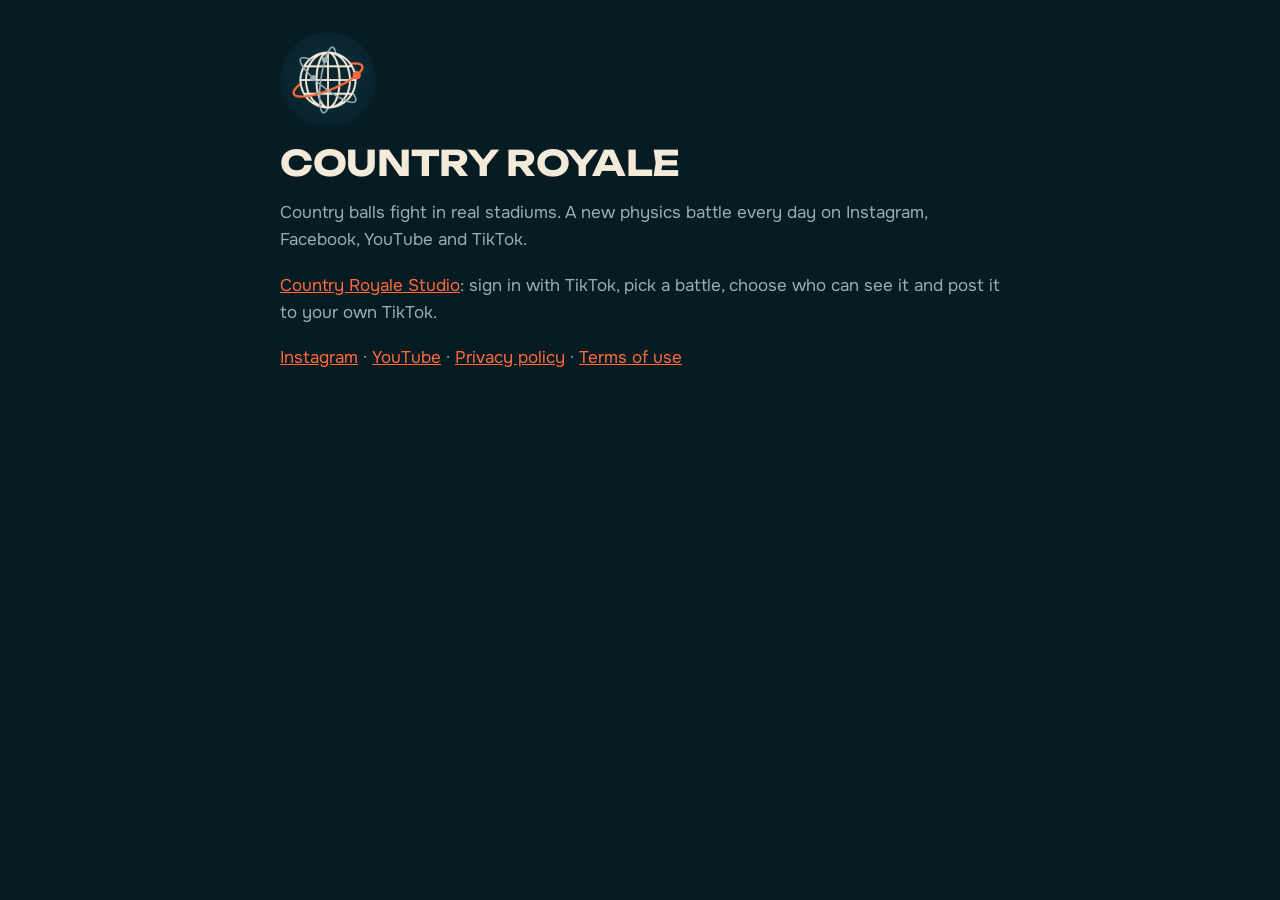
<file: index.html>
<!doctype html><html lang="en"><head><meta charset="utf-8"><meta name="viewport" content="width=device-width,initial-scale=1"><link rel="stylesheet" href="https://fonts.googleapis.com/css2?family=Unbounded:wght@800&family=Onest:wght@400;600&display=swap"><link rel="stylesheet" href="style.css"><title>Country Royale</title></head><body><main><img src="logo.png" alt="Country Royale globe logo"><h1>Country Royale</h1>
<p>Country balls fight in real stadiums. A new physics battle every day on Instagram, Facebook, YouTube and TikTok.</p>
<p><a href="studio/">Country Royale Studio</a>: sign in with TikTok, pick a battle, choose who can see it and post it to your own TikTok.</p>
<p><a href="https://www.instagram.com/countryroyale.arena/">Instagram</a> · <a href="https://www.youtube.com/channel/UC2Q1blw5bgrXdc72QNZ1a7w">YouTube</a> · <a href="privacy.html">Privacy policy</a> · <a href="terms.html">Terms of use</a></p></main></body></html>
</file>
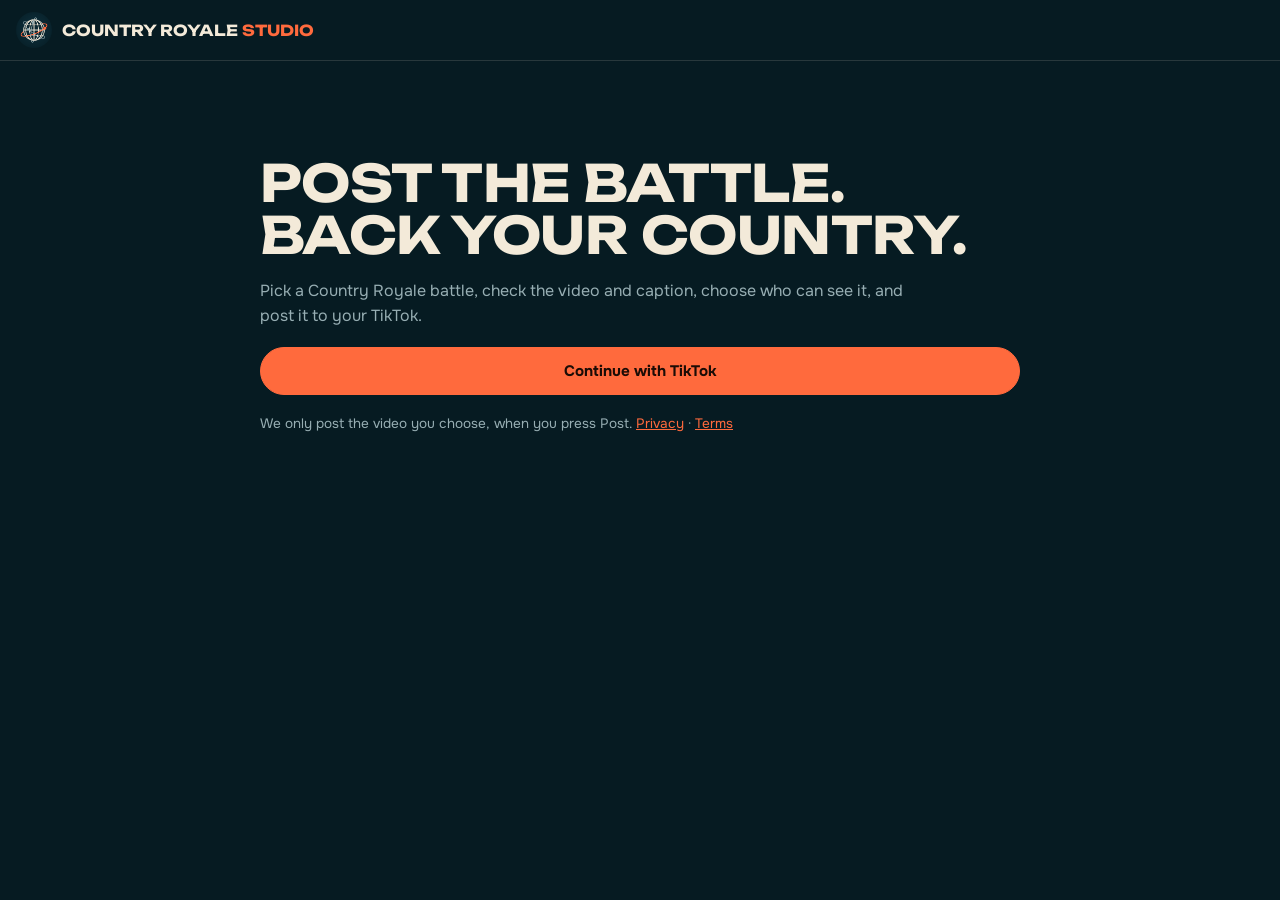
<file: studio/index.html>
<!doctype html>
<html lang="en">
<head>
<meta charset="utf-8">
<meta name="viewport" content="width=device-width,initial-scale=1,viewport-fit=cover">
<title>Country Royale Studio</title>
<meta name="description" content="Post the latest Country Royale battles to your TikTok.">
<link rel="icon" href="../logo.png">
<link rel="stylesheet" href="https://fonts.googleapis.com/css2?family=Unbounded:wght@700;800&family=Onest:wght@400;500;600;700&display=swap">
<link rel="stylesheet" href="studio.css">
<script src="studio-config.js"></script>
</head>
<body>
<header class="bar">
  <a class="brand" href="./"><img src="../logo.png" alt="" width="36" height="36"><span>Country Royale <b>Studio</b></span></a>
  <div id="who" class="who" hidden>
    <img id="avatar" alt="" width="32" height="32">
    <span>Posting as <b id="nick"></b></span>
    <button id="signout" class="link" type="button">Sign out</button>
  </div>
</header>

<main id="app">
  <section id="signedOut" class="intro" hidden>
    <h1>Post the battle.<br>Back your country.</h1>
    <p>Pick a Country Royale battle, check the video and caption, choose who can see it, and post it to your TikTok.</p>
    <button id="signin" class="btn primary" type="button">Continue with TikTok</button>
    <p class="fine">We only post the video you choose, when you press Post. <a href="../privacy.html">Privacy</a> · <a href="../terms.html">Terms</a></p>
  </section>

  <section id="signedIn" hidden>
    <nav class="tabs" role="tablist">
      <button class="tab" role="tab" data-tab="ready" aria-selected="true" type="button">Ready to post <span id="nReady">0</span></button>
      <button class="tab" role="tab" data-tab="posted" aria-selected="false" type="button">Posted <span id="nPosted">0</span></button>
    </nav>
    <p id="limits" class="fine" hidden></p>
    <div id="list" class="list"></div>
    <p id="empty" class="empty" hidden></p>
  </section>

  <p id="msg" class="msg" role="status" hidden></p>
</main>

<template id="card">
  <article class="card">
    <div class="media">
      <video preload="none" playsinline controls></video>
    </div>
    <div class="body">
      <div class="head">
        <h2 class="title"></h2>
        <p class="meta"></p>
      </div>
      <label class="field">
        <span class="label">Caption</span>
        <textarea class="caption" rows="6" maxlength="2200"></textarea>
        <span class="count"></span>
      </label>
      <label class="field">
        <span class="label">Who can see this video</span>
        <select class="privacy" required>
          <option value="" disabled selected>Choose who can see it</option>
        </select>
      </label>
      <fieldset class="field">
        <legend class="label">Allow users to</legend>
        <div class="checks">
          <label class="check"><input type="checkbox" class="allow" data-k="comment"> Comment</label>
          <label class="check"><input type="checkbox" class="allow" data-k="duet"> Duet</label>
          <label class="check"><input type="checkbox" class="allow" data-k="stitch"> Stitch</label>
        </div>
        <p class="hint off-note" hidden></p>
      </fieldset>
      <fieldset class="field disclose">
        <label class="switch"><input type="checkbox" class="dc"> <span>Disclose video content</span></label>
        <p class="hint">Turn on to disclose that this video promotes goods or services in exchange for something of value. Your video could promote yourself, a third party, or both.</p>
        <div class="dc-opts" hidden>
          <label class="check block"><input type="checkbox" class="dc-own"> <span><b>Your brand</b><br><small>You are promoting yourself or your own business. This video will be classified as Brand Organic.</small></span></label>
          <label class="check block"><input type="checkbox" class="dc-paid"> <span><b>Branded content</b><br><small>You are promoting another brand or a third party. This video will be classified as Branded Content.</small></span></label>
          <p class="hint dc-label"></p>
        </div>
      </fieldset>
      <p class="consent"></p>
      <p class="problem" hidden></p>
      <button class="btn primary post" type="button" disabled>Post to TikTok</button>
      <p class="result" role="status" hidden></p>
    </div>
  </article>
</template>

<script src="studio.js"></script>
</body>
</html>
</file>
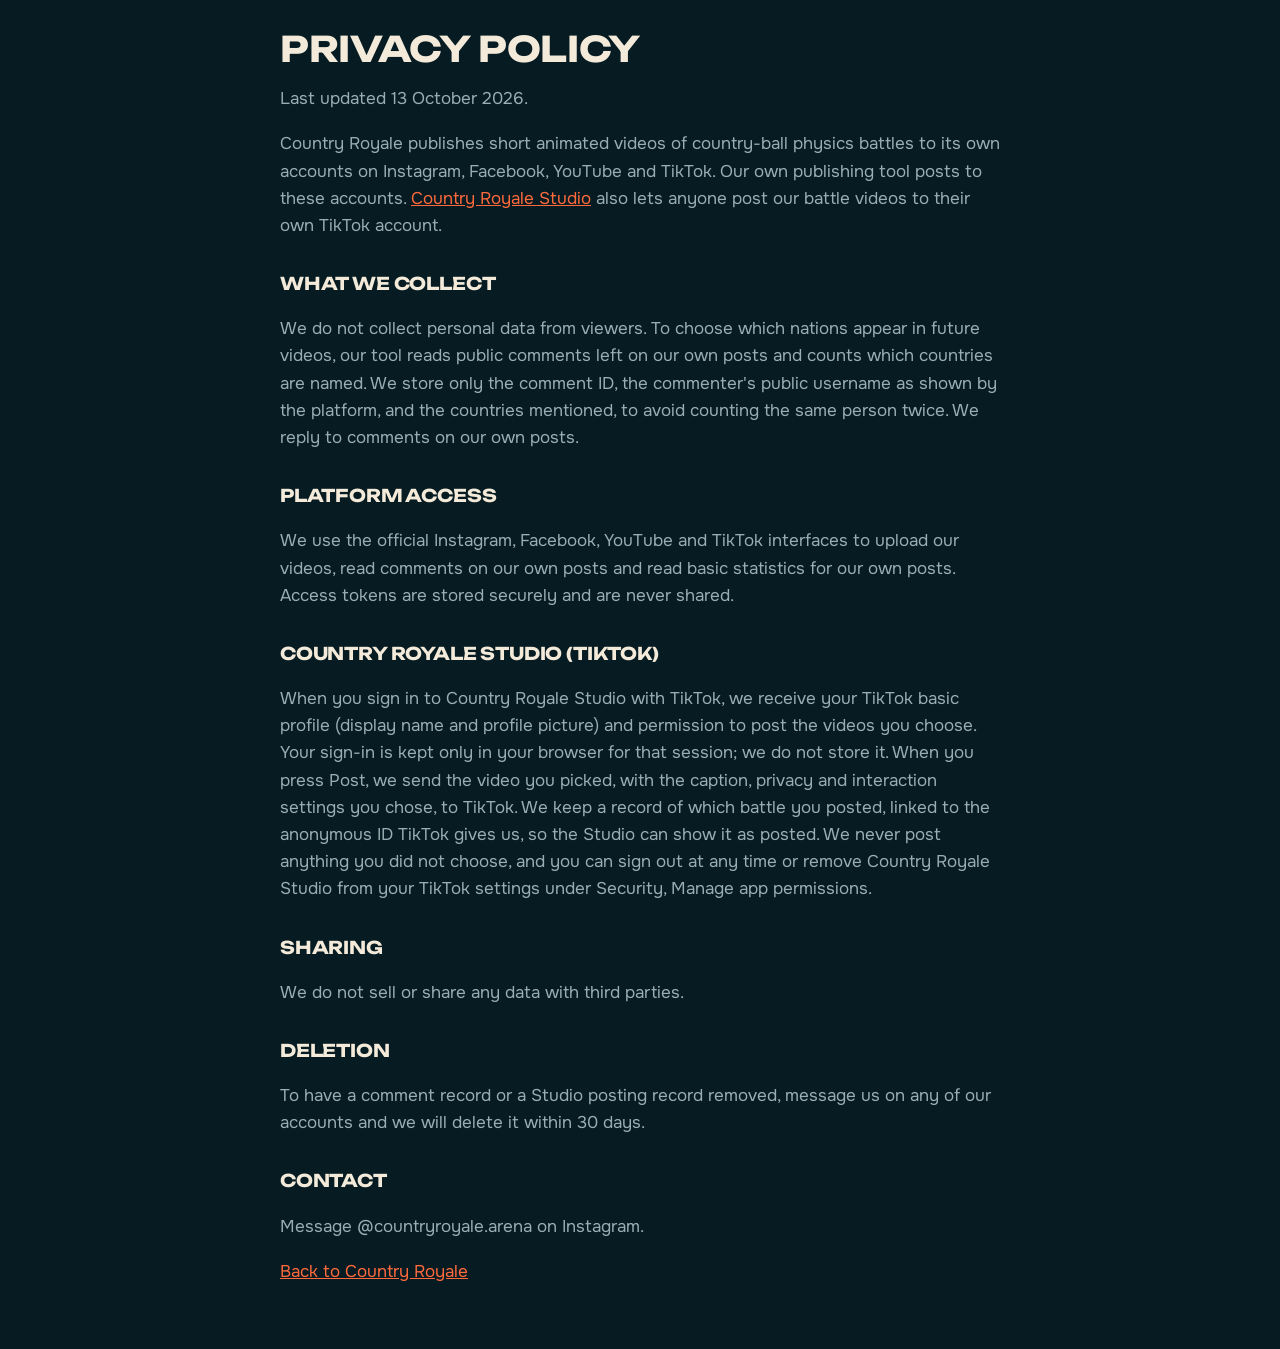
<file: privacy.html>
<!doctype html><html lang="en"><head><meta charset="utf-8"><meta name="viewport" content="width=device-width,initial-scale=1"><link rel="stylesheet" href="https://fonts.googleapis.com/css2?family=Unbounded:wght@800&family=Onest:wght@400;600&display=swap"><link rel="stylesheet" href="style.css"><title>Country Royale privacy policy</title></head><body><main><h1>Privacy policy</h1><p>Last updated 13 October 2026.</p>
<p>Country Royale publishes short animated videos of country-ball physics battles to its own accounts on Instagram, Facebook, YouTube and TikTok. Our own publishing tool posts to these accounts. <a href="studio/">Country Royale Studio</a> also lets anyone post our battle videos to their own TikTok account.</p>
<h2>What we collect</h2><p>We do not collect personal data from viewers. To choose which nations appear in future videos, our tool reads public comments left on our own posts and counts which countries are named. We store only the comment ID, the commenter's public username as shown by the platform, and the countries mentioned, to avoid counting the same person twice. We reply to comments on our own posts.</p>
<h2>Platform access</h2><p>We use the official Instagram, Facebook, YouTube and TikTok interfaces to upload our videos, read comments on our own posts and read basic statistics for our own posts. Access tokens are stored securely and are never shared.</p>
<h2>Country Royale Studio (TikTok)</h2>
<p>When you sign in to Country Royale Studio with TikTok, we receive your TikTok basic profile (display name and profile picture) and permission to post the videos you choose. Your sign-in is kept only in your browser for that session; we do not store it. When you press Post, we send the video you picked, with the caption, privacy and interaction settings you chose, to TikTok. We keep a record of which battle you posted, linked to the anonymous ID TikTok gives us, so the Studio can show it as posted. We never post anything you did not choose, and you can sign out at any time or remove Country Royale Studio from your TikTok settings under Security, Manage app permissions.</p>
<h2>Sharing</h2><p>We do not sell or share any data with third parties.</p>
<h2>Deletion</h2><p>To have a comment record or a Studio posting record removed, message us on any of our accounts and we will delete it within 30 days.</p>
<h2>Contact</h2><p>Message @countryroyale.arena on Instagram.</p><p><a href="index.html">Back to Country Royale</a></p></main></body></html>
</file>
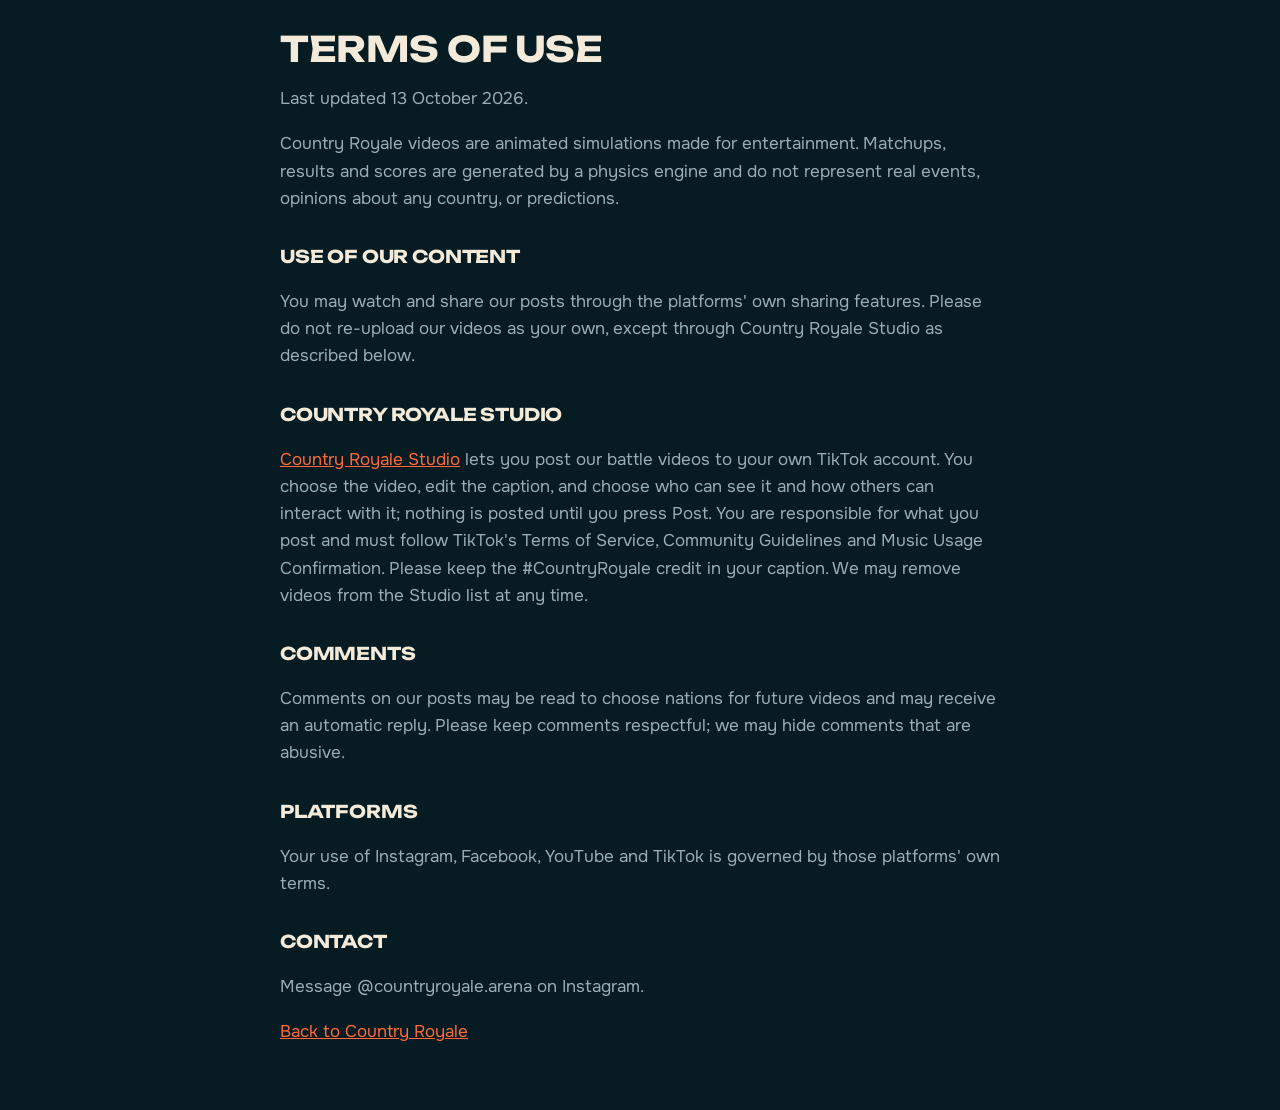
<file: terms.html>
<!doctype html><html lang="en"><head><meta charset="utf-8"><meta name="viewport" content="width=device-width,initial-scale=1"><link rel="stylesheet" href="https://fonts.googleapis.com/css2?family=Unbounded:wght@800&family=Onest:wght@400;600&display=swap"><link rel="stylesheet" href="style.css"><title>Country Royale terms of use</title></head><body><main><h1>Terms of use</h1><p>Last updated 13 October 2026.</p>
<p>Country Royale videos are animated simulations made for entertainment. Matchups, results and scores are generated by a physics engine and do not represent real events, opinions about any country, or predictions.</p>
<h2>Use of our content</h2><p>You may watch and share our posts through the platforms' own sharing features. Please do not re-upload our videos as your own, except through Country Royale Studio as described below.</p>
<h2>Country Royale Studio</h2>
<p><a href="studio/">Country Royale Studio</a> lets you post our battle videos to your own TikTok account. You choose the video, edit the caption, and choose who can see it and how others can interact with it; nothing is posted until you press Post. You are responsible for what you post and must follow TikTok's Terms of Service, Community Guidelines and Music Usage Confirmation. Please keep the #CountryRoyale credit in your caption. We may remove videos from the Studio list at any time.</p>
<h2>Comments</h2><p>Comments on our posts may be read to choose nations for future videos and may receive an automatic reply. Please keep comments respectful; we may hide comments that are abusive.</p>
<h2>Platforms</h2><p>Your use of Instagram, Facebook, YouTube and TikTok is governed by those platforms' own terms.</p>
<h2>Contact</h2><p>Message @countryroyale.arena on Instagram.</p><p><a href="index.html">Back to Country Royale</a></p></main></body></html>
</file>
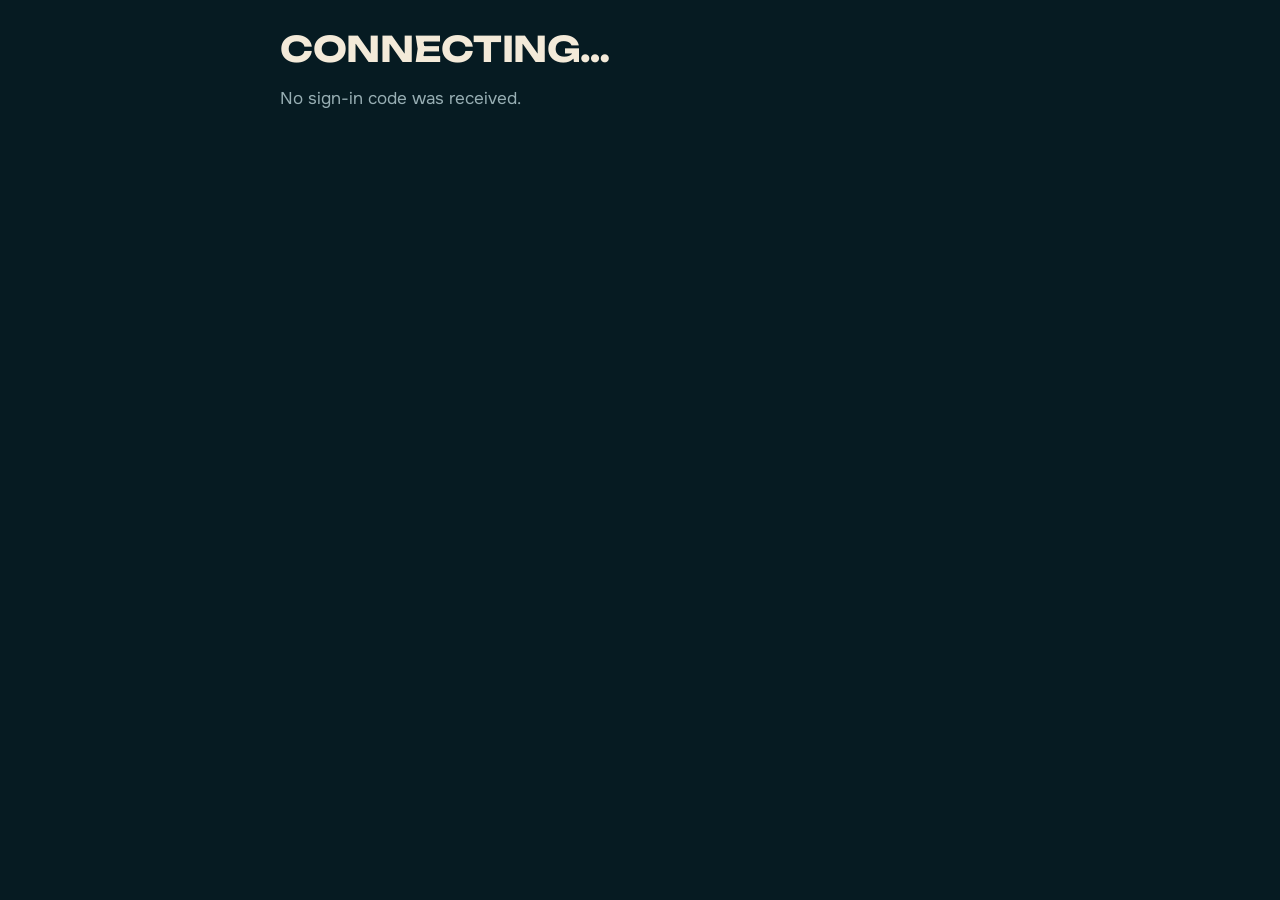
<file: tiktok-callback.html>
<!doctype html><html lang="en"><head><meta charset="utf-8"><meta name="viewport" content="width=device-width,initial-scale=1"><link rel="stylesheet" href="https://fonts.googleapis.com/css2?family=Unbounded:wght@800&family=Onest:wght@400;600&display=swap"><link rel="stylesheet" href="style.css"><title>Country Royale sign-in</title></head><body><main><h1>Connecting…</h1><p id="m">Finishing your TikTok sign-in.</p>
<script>
// One TikTok redirect address serves two places: the Studio page (state starts "studio.") and the
// publisher on PH's computer (everything else).
const q = new URLSearchParams(location.search);
if (!q.has('code') && !q.has('error')) document.getElementById('m').textContent = 'No sign-in code was received.';
else if ((q.get('state') || '').startsWith('studio.')) location.replace('studio/' + location.search);
else location.replace('http://127.0.0.1:8766/' + location.search);
</script></main></body></html>
</file>
<file: style.css>
:root{--teal:#0A2630;--deep:#061B22;--sand:#F3EAD9;--coral:#FF6A3D;--sea:#97AEB3;color-scheme:dark}
*{box-sizing:border-box}body{margin:0;background:var(--deep);color:var(--sand);font:17px/1.6 Onest,system-ui,sans-serif;padding:32px 16px 64px}
main{max-width:720px;margin:0 auto;display:grid;gap:18px}h1,h2{font-family:Unbounded,system-ui,sans-serif;text-transform:uppercase;letter-spacing:-.01em;margin:0}
h1{font-size:2.2rem;line-height:1}h2{font-size:1.1rem;margin-top:12px}p,li{color:var(--sea);margin:0}a{color:var(--coral)}img{width:96px;height:96px;border-radius:50%}
</file>
<file: studio/studio.css>
/* Country Royale Studio. Orbit brand: Unbounded headers, Onest body; teal / sand / coral / sea.
   One dark look on purpose (the brand is dark), every colour set here. */
:root {
  --deep: #061B22; --teal: #0A2630; --panel: #0F3039; --line: rgba(243,234,217,.14);
  --sand: #F3EAD9; --sea: #97AEB3; --coral: #FF6A3D; --coral-ink: #1B0C06; --ok: #7FD1A8; --bad: #FF8F7A;
  --gutter: 16px; --radius: 14px; --ctl: 48px; /* CTL: every control is 48px tall (phone touch floor) */
  color-scheme: dark;
}
* { box-sizing: border-box; }
html, body { margin: 0; }
body { background: var(--deep); color: var(--sand); font: 16px/1.55 Onest, system-ui, sans-serif; padding-inline: var(--gutter); padding-block: 0 56px; }
h1, h2 { font-family: Unbounded, system-ui, sans-serif; text-transform: uppercase; letter-spacing: -.01em; margin: 0; text-wrap: balance; }
a { color: var(--coral); }
small { color: var(--sea); }
[hidden] { display: none !important; }

.bar { position: sticky; top: env(safe-area-inset-top, 0px); z-index: 2; background: var(--deep); border-bottom: 1px solid var(--line);
  display: flex; flex-wrap: wrap; gap: 10px 16px; align-items: center; justify-content: space-between; padding-block: 12px; margin-inline: calc(-1 * var(--gutter)); padding-inline: var(--gutter); }
.brand { display: flex; gap: 10px; align-items: center; color: var(--sand); text-decoration: none; font: 700 .95rem Unbounded, sans-serif; text-transform: uppercase; }
.brand img { border-radius: 50%; }
.brand b { color: var(--coral); }
.who { display: flex; gap: 10px; align-items: center; color: var(--sea); font-size: .92rem; min-width: 0; }
.who img { border-radius: 50%; background: var(--panel); }
.who b { color: var(--sand); }

main { max-width: 760px; margin: 0 auto; display: grid; gap: 20px; padding-top: 24px; }
.intro { display: grid; gap: 18px; padding-block: 8vh 0; }
.intro h1 { font-size: clamp(2rem, 8vw, 3.2rem); line-height: 1.02; }
.intro p { color: var(--sea); margin: 0; max-width: 60ch; }
.fine { color: var(--sea); font-size: .85rem; margin: 0; }

.btn { height: var(--ctl); padding-inline: 20px; border-radius: 999px; border: 1px solid var(--line); background: var(--panel); color: var(--sand);
  font: 700 .95rem Onest, sans-serif; cursor: pointer; display: inline-flex; align-items: center; justify-content: center; gap: 8px; }
.btn.primary { background: var(--coral); border-color: var(--coral); color: var(--coral-ink); }
.btn:disabled { opacity: .4; cursor: not-allowed; }
.link { background: none; border: 0; color: var(--coral); font: inherit; cursor: pointer; padding: 0; min-height: 32px; }

.tabs { display: flex; gap: 8px; flex-wrap: wrap; }
.tab { height: var(--ctl); padding-inline: 16px; border-radius: 999px; border: 1px solid var(--line); background: transparent; color: var(--sea); font: 600 .92rem Onest, sans-serif; cursor: pointer; }
.tab span { font-variant-numeric: tabular-nums; margin-left: 4px; color: var(--sand); }
.tab[aria-selected="true"] { background: var(--sand); color: var(--deep); border-color: var(--sand); }
.tab[aria-selected="true"] span { color: var(--deep); }

.list { display: grid; gap: 18px; }
.card { display: grid; grid-template-columns: minmax(0, 200px) minmax(0, 1fr); gap: 18px; background: var(--teal); border: 1px solid var(--line); border-radius: var(--radius); padding: 16px; }
@media (max-width: 620px) { .card { grid-template-columns: minmax(0, 1fr); } .media { max-width: 260px; } }
.media { width: 100%; }
.media video { width: 100%; aspect-ratio: 9 / 16; border-radius: 10px; background: #000; display: block; object-fit: cover; }
.body { display: grid; gap: 14px; align-content: start; min-width: 0; }
.head { display: grid; gap: 4px; }
.title { font-size: 1rem; line-height: 1.2; }
.meta { color: var(--sea); font-size: .88rem; margin: 0; font-variant-numeric: tabular-nums; }
.field { display: grid; gap: 6px; border: 0; margin: 0; padding: 0; min-width: 0; }
.label { font: 600 .78rem Onest, sans-serif; letter-spacing: .06em; text-transform: uppercase; color: var(--sea); padding: 0; }
textarea, select { width: 100%; background: var(--deep); color: var(--sand); border: 1px solid var(--line); border-radius: 10px; font: 15px/1.45 Onest, sans-serif; }
textarea { padding: 10px 12px; resize: vertical; }
select { height: var(--ctl); padding-inline: 12px; }
.count { color: var(--sea); font-size: .78rem; justify-self: end; font-variant-numeric: tabular-nums; }
.checks { display: flex; flex-wrap: wrap; gap: 4px 18px; }
.check { display: inline-flex; align-items: center; gap: 8px; min-height: var(--ctl); cursor: pointer; }
.check.block { align-items: flex-start; min-height: 0; padding-block: 8px; }
.check input, .switch input { width: 20px; height: 20px; accent-color: var(--coral); flex: none; margin: 2px 0 0; }
.switch { display: inline-flex; align-items: center; gap: 10px; min-height: var(--ctl); font-weight: 600; cursor: pointer; }
.hint { color: var(--sea); font-size: .85rem; margin: 0; }
.dc-opts { display: grid; gap: 2px; border-left: 2px solid var(--line); padding-left: 12px; }
.consent { color: var(--sea); font-size: .85rem; margin: 0; }
.problem { color: var(--bad); font-size: .88rem; margin: 0; }
.result { margin: 0; font-weight: 600; }
.result.ok { color: var(--ok); }
.result.bad { color: var(--bad); }
.card.done .post { display: none; }
.empty, .msg { color: var(--sea); margin: 0; }
.msg.bad { color: var(--bad); }
</file>
